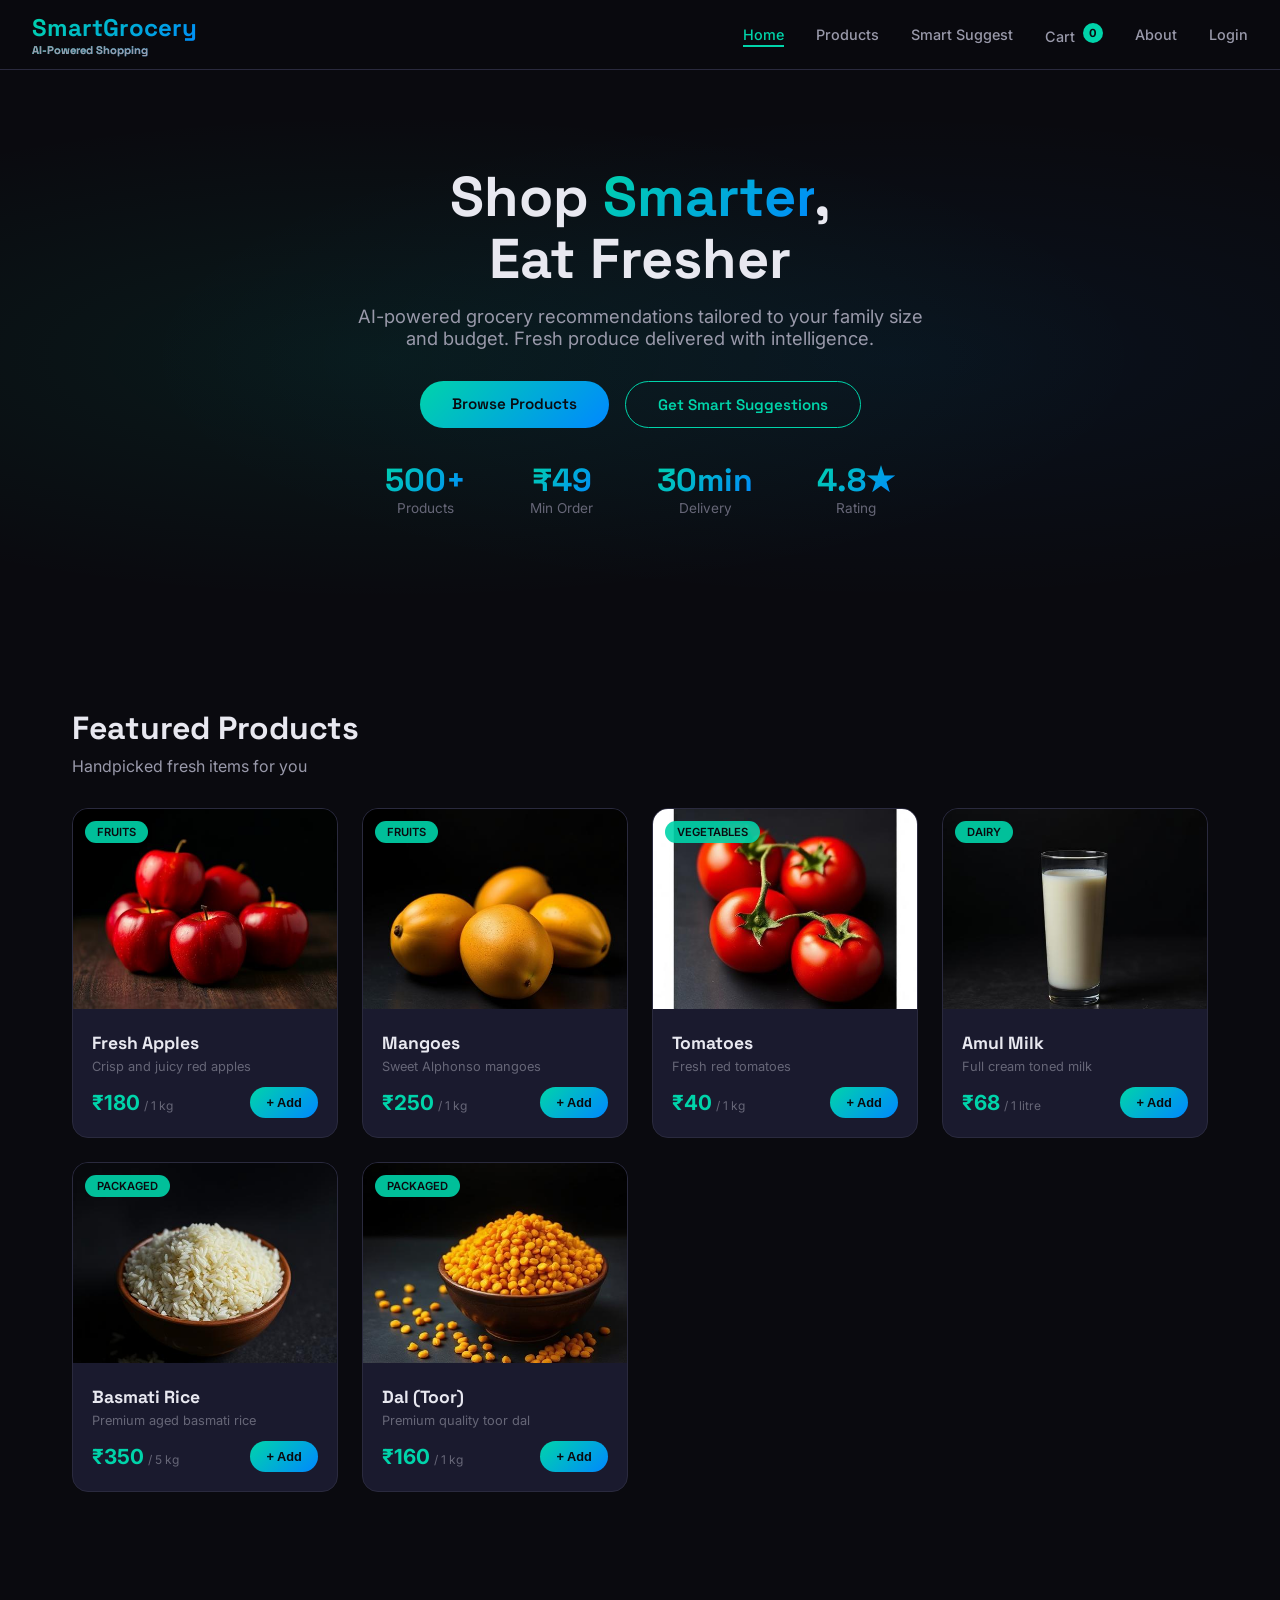
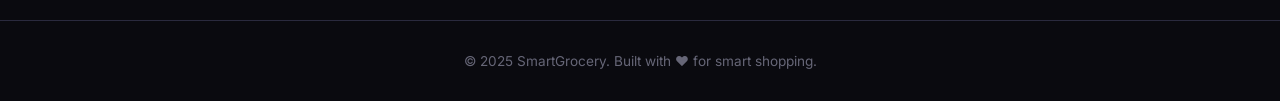
<file: index.html>
<!DOCTYPE html>
<html lang="en">
<head>
  <meta charset="UTF-8">
  <meta name="viewport" content="width=device-width, initial-scale=1.0">
  <title>SmartGrocery - Smart Grocery Shopping</title>
  <meta name="description" content="Smart grocery e-commerce with AI-powered weekly recommendations. Shop fruits, vegetables, dairy and more.">
  <link rel="stylesheet" href="css/style.css">
</head>
<body>
  <nav class="navbar">
    <a href="index.html" class="logo">SmartGrocery<span>AI-Powered Shopping</span></a>
    <button class="hamburger" aria-label="Menu"><span></span><span></span><span></span></button>
    <ul class="nav-links">
      <li><a href="index.html" class="active">Home</a></li>
      <li><a href="products.html">Products</a></li>
      <li><a href="recommend.html">Smart Suggest</a></li>
      <li><a href="cart.html">Cart <span class="cart-badge">0</span></a></li>
      <li><a href="about.html">About</a></li>
      <li><a href="#" onclick="openModal('login')">Login</a></li>
    </ul>
  </nav>

  <section class="hero">
    <h1>Shop <span class="highlight">Smarter</span>,<br>Eat Fresher</h1>
    <p>AI-powered grocery recommendations tailored to your family size and budget. Fresh produce delivered with intelligence.</p>
    <div class="hero-btns">
      <a href="products.html" class="btn btn-primary">Browse Products</a>
      <a href="recommend.html" class="btn btn-outline">Get Smart Suggestions</a>
    </div>
    <div class="stats">
      <div class="stat"><h3>500+</h3><p>Products</p></div>
      <div class="stat"><h3>₹49</h3><p>Min Order</p></div>
      <div class="stat"><h3>30min</h3><p>Delivery</p></div>
      <div class="stat"><h3>4.8★</h3><p>Rating</p></div>
    </div>
  </section>

  <section class="section">
    <h2 class="section-title">Featured Products</h2>
    <p class="section-subtitle">Handpicked fresh items for you</p>
    <div class="product-grid" id="featuredGrid"></div>
  </section>

  <!-- Auth Modal -->
  <div class="modal-overlay" id="authModal">
    <div class="modal">
      <button class="close-modal" onclick="closeModal()">&times;</button>
      <h2 id="modalTitle">Welcome Back</h2>
      <div id="signupFields" style="display:none">
        <div class="form-group"><label>Full Name</label><input type="text" placeholder="Your name"></div>
      </div>
      <div class="form-group"><label>Email</label><input type="email" placeholder="you@example.com"></div>
      <div class="form-group"><label>Password</label><input type="password" placeholder="••••••••"></div>
      <button class="btn btn-primary" style="width:100%" onclick="closeModal();showNotification('Logged in successfully!')">Continue</button>
      <p class="switch-auth" id="switchText">No account? <a onclick="openModal('signup')">Sign up</a></p>
    </div>
  </div>

  <footer class="footer">
    <p>&copy; 2025 SmartGrocery. Built with ❤️ for smart shopping.</p>
  </footer>

  <script src="js/script.js"></script>
  <script>
    loadProducts(products => {
      const featured = products.filter((_, i) => [0,2,4,9,13,16].includes(i));
      renderProducts(featured, document.getElementById('featuredGrid'));
    });
  </script>
</body>
</html>
</file>
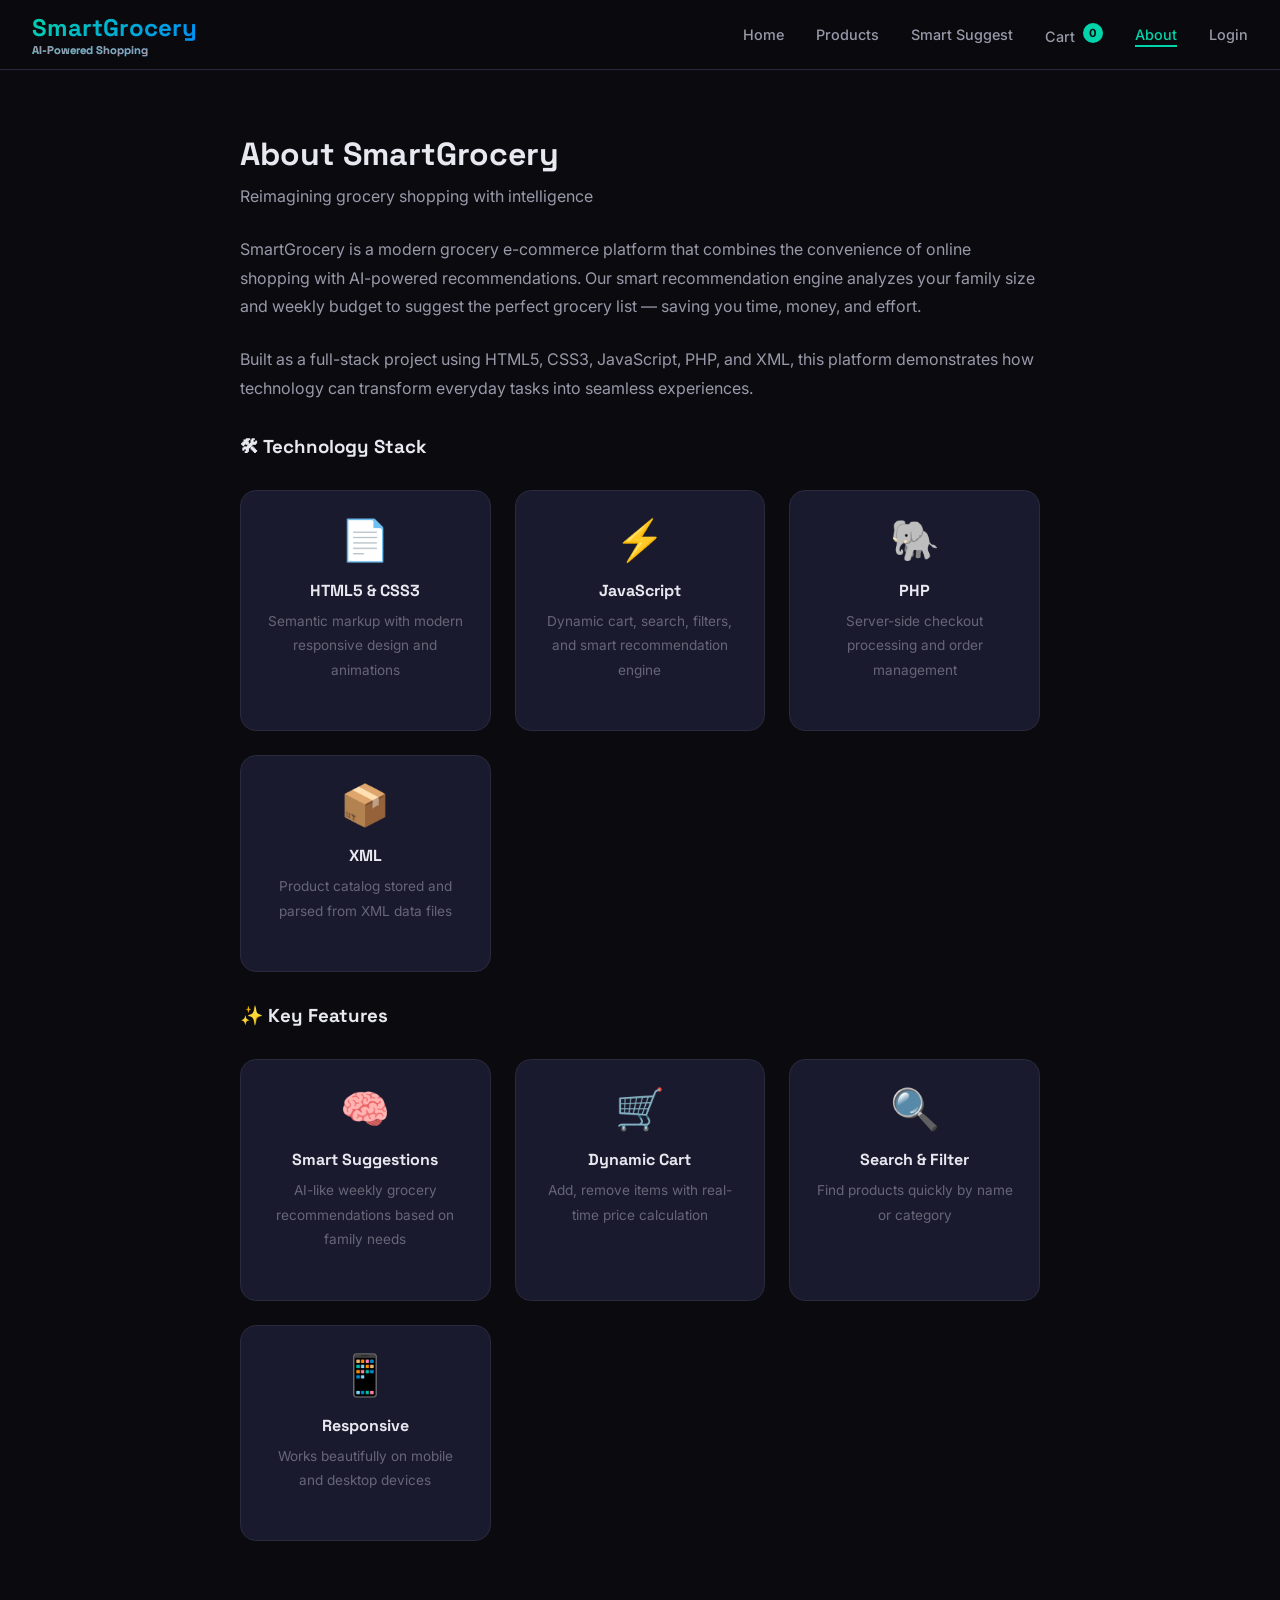
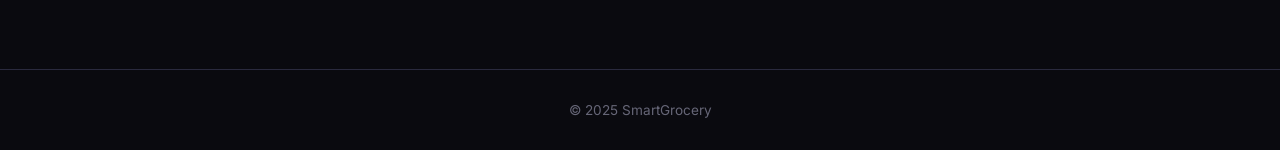
<file: about.html>
<!DOCTYPE html>
<html lang="en">
<head>
  <meta charset="UTF-8">
  <meta name="viewport" content="width=device-width, initial-scale=1.0">
  <title>About - SmartGrocery</title>
  <link rel="stylesheet" href="css/style.css">
</head>
<body>
  <nav class="navbar">
    <a href="index.html" class="logo">SmartGrocery<span>AI-Powered Shopping</span></a>
    <button class="hamburger" aria-label="Menu"><span></span><span></span><span></span></button>
    <ul class="nav-links">
      <li><a href="index.html">Home</a></li>
      <li><a href="products.html">Products</a></li>
      <li><a href="recommend.html">Smart Suggest</a></li>
      <li><a href="cart.html">Cart <span class="cart-badge">0</span></a></li>
      <li><a href="about.html" class="active">About</a></li>
      <li><a href="#" onclick="openModal('login')">Login</a></li>
    </ul>
  </nav>

  <section class="section" style="margin-top:70px">
    <div class="about-content">
      <h2 class="section-title">About SmartGrocery</h2>
      <p class="section-subtitle">Reimagining grocery shopping with intelligence</p>
      <p>SmartGrocery is a modern grocery e-commerce platform that combines the convenience of online shopping with AI-powered recommendations. Our smart recommendation engine analyzes your family size and weekly budget to suggest the perfect grocery list — saving you time, money, and effort.</p>
      <p>Built as a full-stack project using HTML5, CSS3, JavaScript, PHP, and XML, this platform demonstrates how technology can transform everyday tasks into seamless experiences.</p>

      <h3 style="margin:2rem 0 1rem">🛠 Technology Stack</h3>
      <div class="feature-grid">
        <div class="feature-card"><div class="icon">📄</div><h3>HTML5 & CSS3</h3><p>Semantic markup with modern responsive design and animations</p></div>
        <div class="feature-card"><div class="icon">⚡</div><h3>JavaScript</h3><p>Dynamic cart, search, filters, and smart recommendation engine</p></div>
        <div class="feature-card"><div class="icon">🐘</div><h3>PHP</h3><p>Server-side checkout processing and order management</p></div>
        <div class="feature-card"><div class="icon">📦</div><h3>XML</h3><p>Product catalog stored and parsed from XML data files</p></div>
      </div>

      <h3 style="margin:2rem 0 1rem">✨ Key Features</h3>
      <div class="feature-grid">
        <div class="feature-card"><div class="icon">🧠</div><h3>Smart Suggestions</h3><p>AI-like weekly grocery recommendations based on family needs</p></div>
        <div class="feature-card"><div class="icon">🛒</div><h3>Dynamic Cart</h3><p>Add, remove items with real-time price calculation</p></div>
        <div class="feature-card"><div class="icon">🔍</div><h3>Search & Filter</h3><p>Find products quickly by name or category</p></div>
        <div class="feature-card"><div class="icon">📱</div><h3>Responsive</h3><p>Works beautifully on mobile and desktop devices</p></div>
      </div>
    </div>
  </section>

  <div class="modal-overlay" id="authModal">
    <div class="modal">
      <button class="close-modal" onclick="closeModal()">&times;</button>
      <h2 id="modalTitle">Welcome Back</h2>
      <div id="signupFields" style="display:none"><div class="form-group"><label>Full Name</label><input type="text"></div></div>
      <div class="form-group"><label>Email</label><input type="email"></div>
      <div class="form-group"><label>Password</label><input type="password"></div>
      <button class="btn btn-primary" style="width:100%" onclick="closeModal()">Continue</button>
      <p class="switch-auth" id="switchText"></p>
    </div>
  </div>

  <footer class="footer"><p>&copy; 2025 SmartGrocery</p></footer>
  <script src="js/script.js"></script>
</body>
</html>
</file>
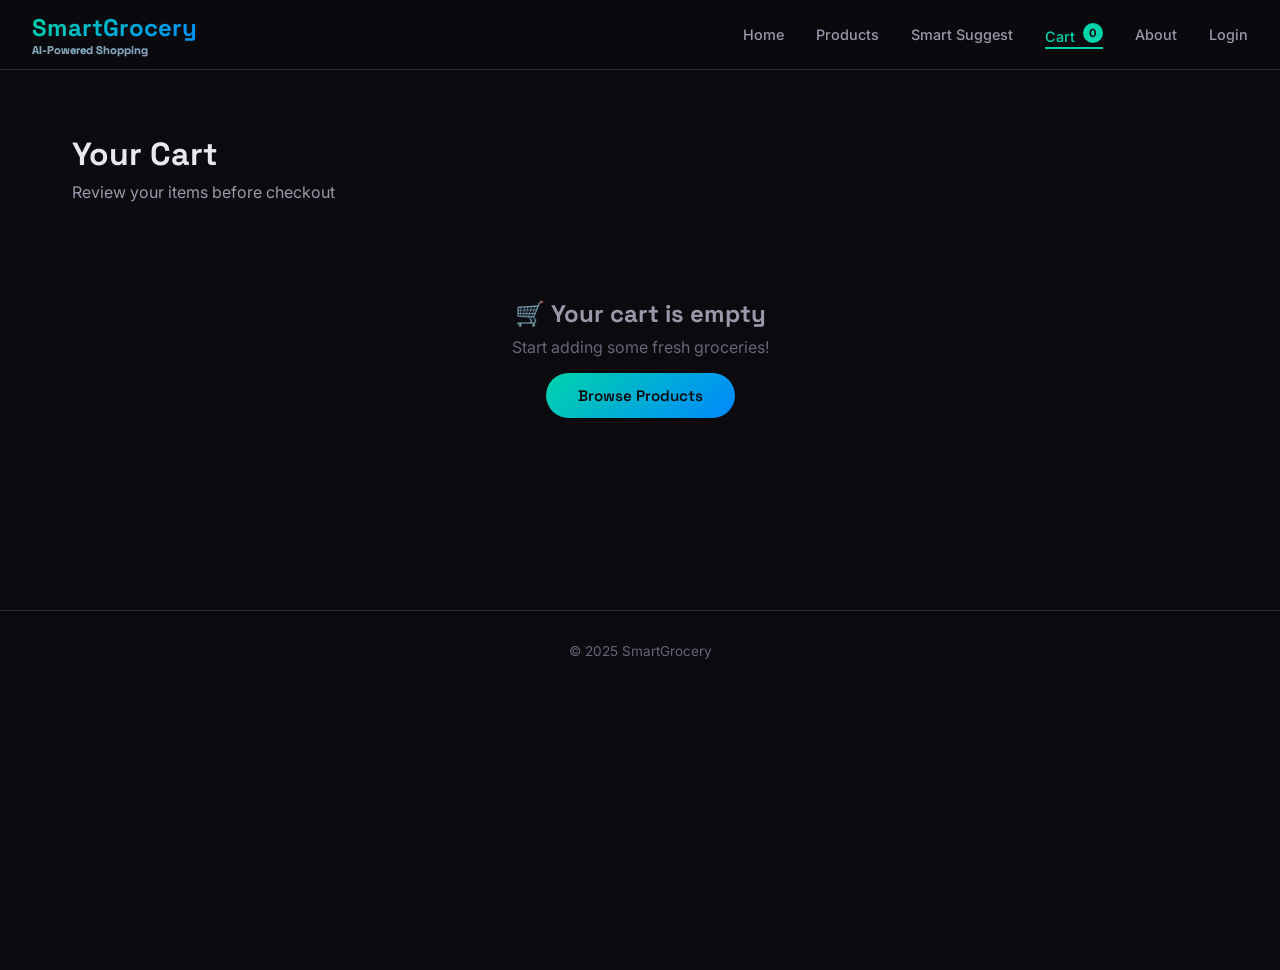
<file: cart.html>
<!DOCTYPE html>
<html lang="en">
<head>
  <meta charset="UTF-8">
  <meta name="viewport" content="width=device-width, initial-scale=1.0">
  <title>Cart - SmartGrocery</title>
  <link rel="stylesheet" href="css/style.css">
</head>
<body>
  <nav class="navbar">
    <a href="index.html" class="logo">SmartGrocery<span>AI-Powered Shopping</span></a>
    <button class="hamburger" aria-label="Menu"><span></span><span></span><span></span></button>
    <ul class="nav-links">
      <li><a href="index.html">Home</a></li>
      <li><a href="products.html">Products</a></li>
      <li><a href="recommend.html">Smart Suggest</a></li>
      <li><a href="cart.html" class="active">Cart <span class="cart-badge">0</span></a></li>
      <li><a href="about.html">About</a></li>
      <li><a href="#" onclick="openModal('login')">Login</a></li>
    </ul>
  </nav>

  <section class="section" style="margin-top:70px">
    <h2 class="section-title">Your Cart</h2>
    <p class="section-subtitle">Review your items before checkout</p>
    <div class="cart-container" id="cartContainer"></div>
  </section>

  <div class="modal-overlay" id="authModal">
    <div class="modal">
      <button class="close-modal" onclick="closeModal()">&times;</button>
      <h2 id="modalTitle">Welcome Back</h2>
      <div id="signupFields" style="display:none"><div class="form-group"><label>Full Name</label><input type="text"></div></div>
      <div class="form-group"><label>Email</label><input type="email"></div>
      <div class="form-group"><label>Password</label><input type="password"></div>
      <button class="btn btn-primary" style="width:100%" onclick="closeModal()">Continue</button>
      <p class="switch-auth" id="switchText"></p>
    </div>
  </div>

  <footer class="footer"><p>&copy; 2025 SmartGrocery</p></footer>
  <script src="js/script.js"></script>
  <script>
    function renderCart() {
      const cart = getCart();
      const container = document.getElementById('cartContainer');
      if (!cart.length) {
        container.innerHTML = '<div class="empty-cart"><h2>🛒 Your cart is empty</h2><p>Start adding some fresh groceries!</p><a href="products.html" class="btn btn-primary" style="margin-top:1rem;display:inline-block">Browse Products</a></div>';
        updateCartBadge();
        return;
      }
      const total = cart.reduce((s, i) => s + i.price * (i.qty || 1), 0);
      container.innerHTML = cart.map(item => `
        <div class="cart-item">
          <img src="${item.image}" alt="${item.name}" onerror="this.src='https://via.placeholder.com/80/1a1a2e/00d4aa?text=Item'">
          <div class="cart-item-info">
            <h3>${item.name}</h3>
            <p>${item.unit} × ${item.qty || 1}</p>
          </div>
          <span class="price">₹${item.price * (item.qty || 1)}</span>
          <button class="remove-btn" onclick="removeFromCart('${item.id}')">✕ Remove</button>
        </div>
      `).join('') + `
        <div class="cart-summary">
          <p style="color:var(--text-secondary);margin-bottom:0.5rem">Total Amount</p>
          <span class="total">₹${total}</span>
          <div style="margin-top:1.5rem;display:flex;gap:1rem;flex-wrap:wrap">
            <a href="checkout.html" class="btn btn-primary">Proceed to Checkout</a>
            <button class="btn btn-danger btn-sm" onclick="localStorage.removeItem('groceryCart');renderCart()">Clear Cart</button>
          </div>
        </div>`;
      updateCartBadge();
    }
    renderCart();
  </script>
</body>
</html>
</file>
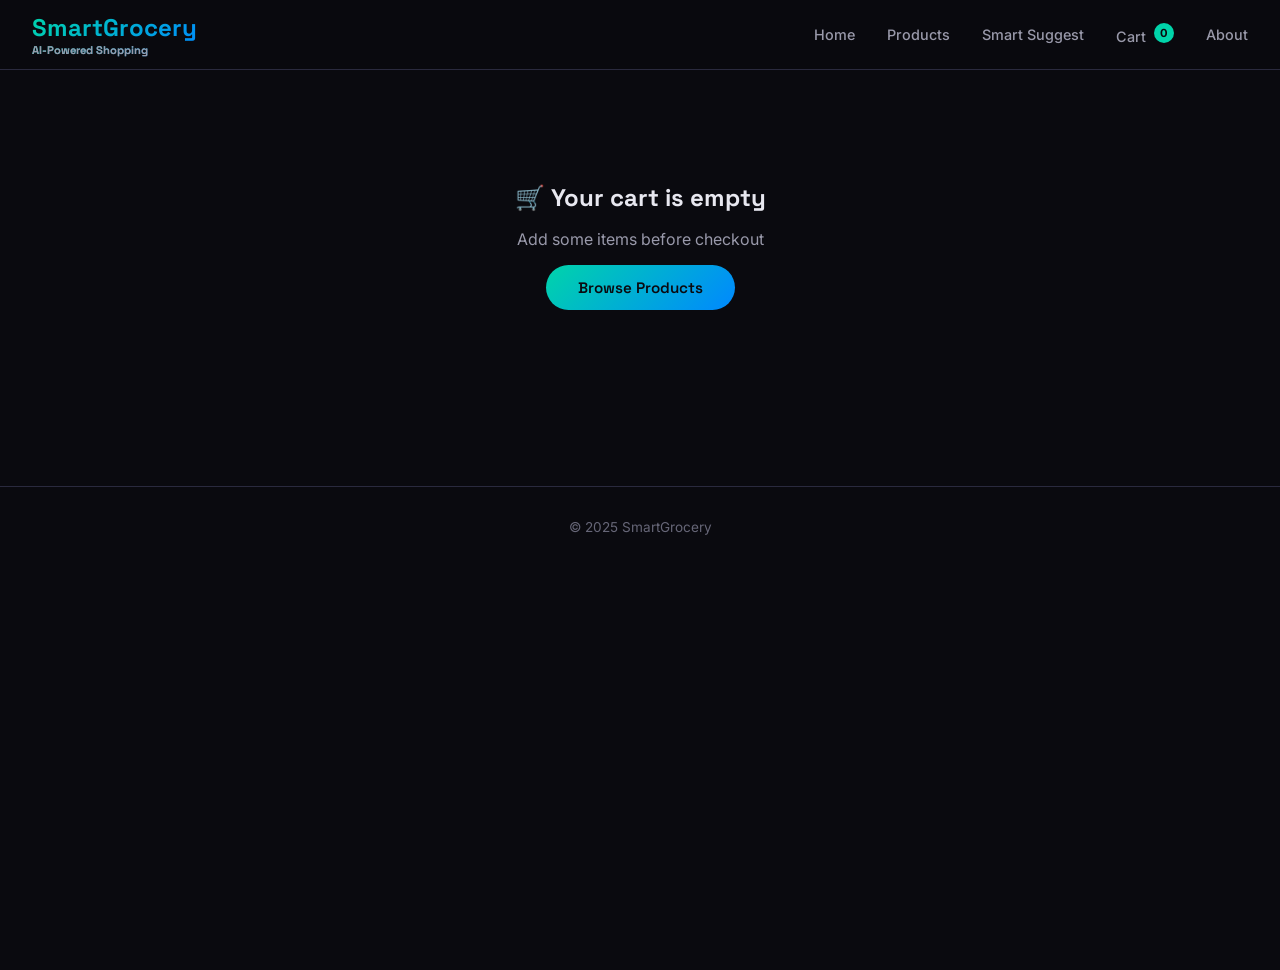
<file: checkout.html>
<!DOCTYPE html>
<html lang="en">
<head>
  <meta charset="UTF-8">
  <meta name="viewport" content="width=device-width, initial-scale=1.0">
  <title>Checkout - SmartGrocery</title>
  <link rel="stylesheet" href="css/style.css">
</head>
<body>
  <nav class="navbar">
    <a href="index.html" class="logo">SmartGrocery<span>AI-Powered Shopping</span></a>
    <button class="hamburger" aria-label="Menu"><span></span><span></span><span></span></button>
    <ul class="nav-links">
      <li><a href="index.html">Home</a></li>
      <li><a href="products.html">Products</a></li>
      <li><a href="recommend.html">Smart Suggest</a></li>
      <li><a href="cart.html">Cart <span class="cart-badge">0</span></a></li>
      <li><a href="about.html">About</a></li>
    </ul>
  </nav>

  <section class="section" style="margin-top:70px">
    <div id="checkoutPage">
      <h2 class="section-title">Checkout</h2>
      <p class="section-subtitle">Complete your order</p>
      <div class="checkout-form">
        <form id="checkoutForm" onsubmit="placeOrder(event)">
          <div class="recommend-form" style="max-width:100%">
            <div class="form-group"><label>Full Name</label><input type="text" id="custName" required placeholder="Your full name"></div>
            <div class="form-group"><label>Email</label><input type="email" id="custEmail" required placeholder="you@example.com"></div>
            <div class="form-group"><label>Phone</label><input type="text" id="custPhone" required placeholder="+91 XXXXX XXXXX"></div>
            <div class="form-group"><label>Delivery Address</label><input type="text" id="custAddress" required placeholder="House no, Street, City, PIN"></div>
            <div id="checkoutSummary" style="margin-bottom:1.5rem"></div>
            <button type="submit" class="btn btn-primary" style="width:100%">Place Order ₹<span id="orderTotal">0</span></button>
          </div>
        </form>
      </div>
    </div>

    <div id="successPage" style="display:none;text-align:center;padding:3rem">
      <h2 style="color:var(--accent);font-size:2rem;margin-bottom:1rem">✅ Order Placed Successfully!</h2>
      <p style="color:var(--text-secondary);font-size:1.1rem">Order ID: <strong id="orderId"></strong></p>
      <p style="color:var(--text-muted);margin-top:0.5rem">Thank you for shopping with SmartGrocery!</p>
      <div id="orderDetails" style="max-width:500px;margin:2rem auto;text-align:left;background:var(--bg-card);padding:1.5rem;border-radius:12px;border:1px solid var(--border)"></div>
      <a href="index.html" class="btn btn-primary" style="margin-top:1rem;display:inline-block">Continue Shopping</a>
    </div>
  </section>

  <footer class="footer"><p>&copy; 2025 SmartGrocery</p></footer>
  <script src="js/script.js"></script>
  <script>
    const cart = getCart();
    const total = cart.reduce((s, i) => s + i.price * (i.qty || 1), 0);

    if (!cart.length) {
      document.getElementById('checkoutPage').innerHTML = '<div style="text-align:center;padding:3rem"><h2>🛒 Your cart is empty</h2><p style="color:var(--text-secondary);margin:1rem 0">Add some items before checkout</p><a href="products.html" class="btn btn-primary" style="display:inline-block">Browse Products</a></div>';
    }

    const otEl = document.getElementById('orderTotal');
    if (otEl) otEl.textContent = total;

    const summary = document.getElementById('checkoutSummary');
    if (summary && cart.length) {
      summary.innerHTML = '<h4 style="margin-bottom:0.75rem;color:var(--text-primary)">Order Summary</h4>' +
        cart.map(i => '<div style="display:flex;justify-content:space-between;padding:0.4rem 0;color:var(--text-secondary);font-size:0.9rem;border-bottom:1px solid var(--border)"><span>' + i.name + ' × ' + (i.qty||1) + '</span><span>₹' + (i.price*(i.qty||1)) + '</span></div>').join('') +
        '<div style="display:flex;justify-content:space-between;padding:0.75rem 0;color:var(--accent);font-weight:700;font-size:1.1rem"><span>Total</span><span>₹' + total + '</span></div>';
    }

    function placeOrder(e) {
      e.preventDefault();
      const orderId = 'ORD-' + Math.random().toString(36).substr(2, 8).toUpperCase();
      const name = document.getElementById('custName').value;
      const email = document.getElementById('custEmail').value;
      const phone = document.getElementById('custPhone').value;
      const address = document.getElementById('custAddress').value;

      // Save order to localStorage
      const orders = JSON.parse(localStorage.getItem('groceryOrders') || '[]');
      orders.push({ id: orderId, date: new Date().toLocaleString(), name, email, phone, address, items: cart, total });
      localStorage.setItem('groceryOrders', JSON.stringify(orders));

      // Clear cart
      localStorage.removeItem('groceryCart');

      // Show success
      document.getElementById('checkoutPage').style.display = 'none';
      document.getElementById('successPage').style.display = 'block';
      document.getElementById('orderId').textContent = orderId;
      document.getElementById('orderDetails').innerHTML =
        '<p style="margin-bottom:0.5rem"><strong>Name:</strong> ' + name + '</p>' +
        '<p style="margin-bottom:0.5rem"><strong>Email:</strong> ' + email + '</p>' +
        '<p style="margin-bottom:0.5rem"><strong>Phone:</strong> ' + phone + '</p>' +
        '<p style="margin-bottom:0.5rem"><strong>Address:</strong> ' + address + '</p>' +
        '<p style="margin-bottom:0.5rem"><strong>Items:</strong> ' + cart.length + '</p>' +
        '<p><strong>Total:</strong> ₹' + total + '</p>';
      updateCartBadge();
    }
  </script>
</body>
</html>
</file>
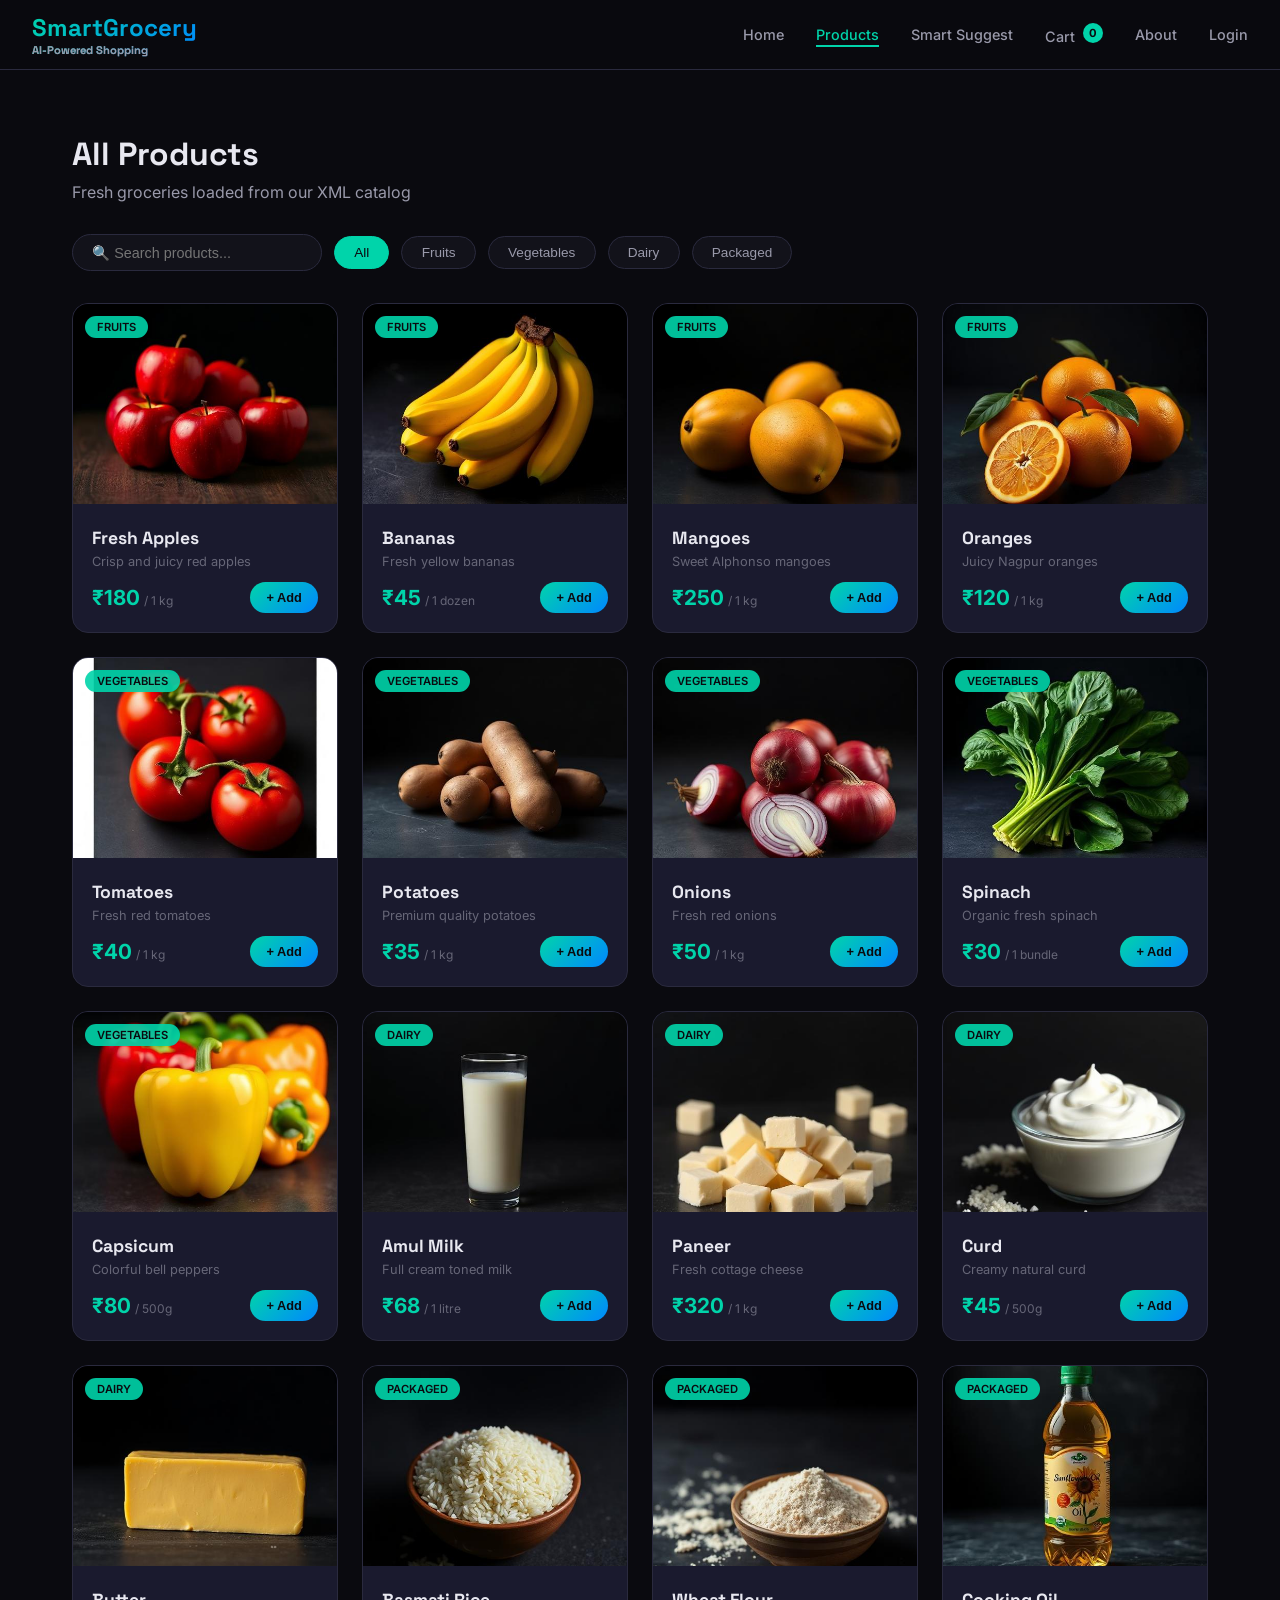
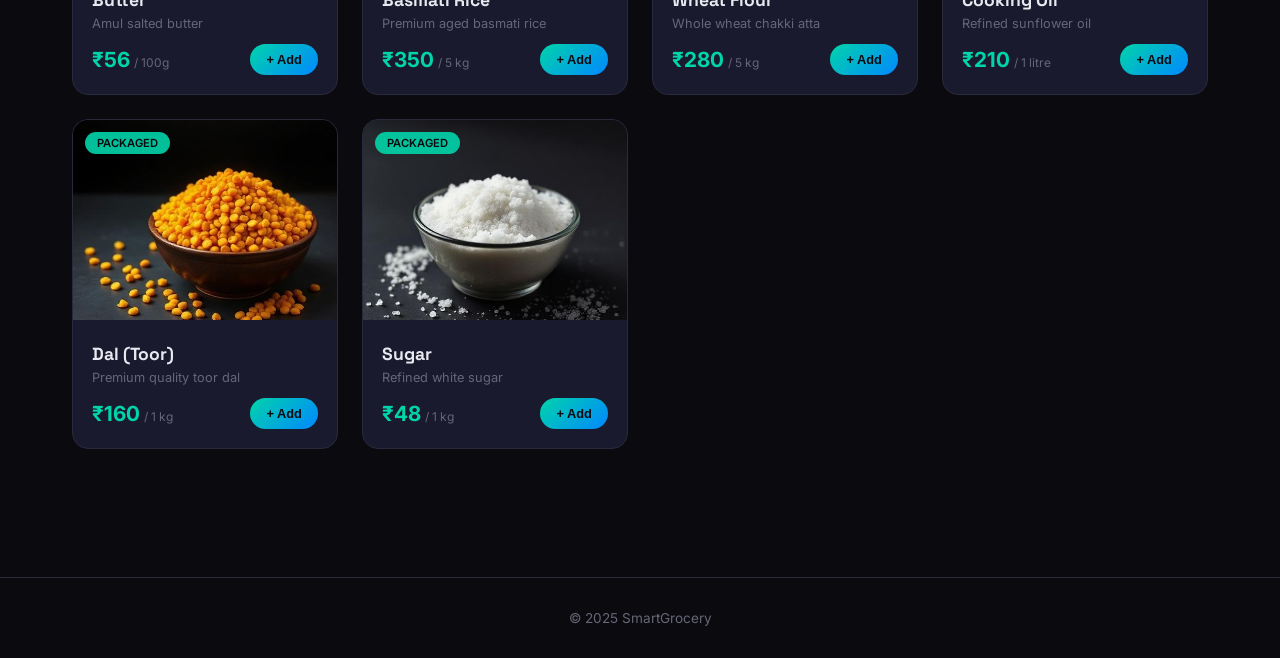
<file: products.html>
<!DOCTYPE html>
<html lang="en">
<head>
  <meta charset="UTF-8">
  <meta name="viewport" content="width=device-width, initial-scale=1.0">
  <title>Products - SmartGrocery</title>
  <link rel="stylesheet" href="css/style.css">
</head>
<body>
  <nav class="navbar">
    <a href="index.html" class="logo">SmartGrocery<span>AI-Powered Shopping</span></a>
    <button class="hamburger" aria-label="Menu"><span></span><span></span><span></span></button>
    <ul class="nav-links">
      <li><a href="index.html">Home</a></li>
      <li><a href="products.html" class="active">Products</a></li>
      <li><a href="recommend.html">Smart Suggest</a></li>
      <li><a href="cart.html">Cart <span class="cart-badge">0</span></a></li>
      <li><a href="about.html">About</a></li>
      <li><a href="#" onclick="openModal('login')">Login</a></li>
    </ul>
  </nav>

  <section class="section" style="margin-top:70px">
    <h2 class="section-title">All Products</h2>
    <p class="section-subtitle">Fresh groceries loaded from our XML catalog</p>
    <div class="filters">
      <input class="search-box" id="searchBox" type="text" placeholder="🔍 Search products...">
      <button class="filter-btn active" data-cat="all">All</button>
      <button class="filter-btn" data-cat="fruits">Fruits</button>
      <button class="filter-btn" data-cat="vegetables">Vegetables</button>
      <button class="filter-btn" data-cat="dairy">Dairy</button>
      <button class="filter-btn" data-cat="packaged">Packaged</button>
    </div>
    <div class="product-grid" id="allProducts"></div>
  </section>

  <div class="modal-overlay" id="authModal">
    <div class="modal">
      <button class="close-modal" onclick="closeModal()">&times;</button>
      <h2 id="modalTitle">Welcome Back</h2>
      <div id="signupFields" style="display:none">
        <div class="form-group"><label>Full Name</label><input type="text" placeholder="Your name"></div>
      </div>
      <div class="form-group"><label>Email</label><input type="email" placeholder="you@example.com"></div>
      <div class="form-group"><label>Password</label><input type="password" placeholder="••••••••"></div>
      <button class="btn btn-primary" style="width:100%" onclick="closeModal();showNotification('Logged in!')">Continue</button>
      <p class="switch-auth" id="switchText"></p>
    </div>
  </div>

  <footer class="footer"><p>&copy; 2025 SmartGrocery</p></footer>
  <script src="js/script.js"></script>
  <script>
    let allProducts = [];
    let currentCat = 'all';
    loadProducts(products => {
      allProducts = products;
      render();
    });
    function render() {
      const q = document.getElementById('searchBox').value.toLowerCase();
      let filtered = allProducts;
      if (currentCat !== 'all') filtered = filtered.filter(p => p.category === currentCat);
      if (q) filtered = filtered.filter(p => p.name.toLowerCase().includes(q));
      renderProducts(filtered, document.getElementById('allProducts'));
    }
    document.querySelectorAll('.filter-btn').forEach(btn => {
      btn.addEventListener('click', () => {
        document.querySelectorAll('.filter-btn').forEach(b => b.classList.remove('active'));
        btn.classList.add('active');
        currentCat = btn.dataset.cat;
        render();
      });
    });
    document.getElementById('searchBox').addEventListener('input', render);
  </script>
</body>
</html>
</file>
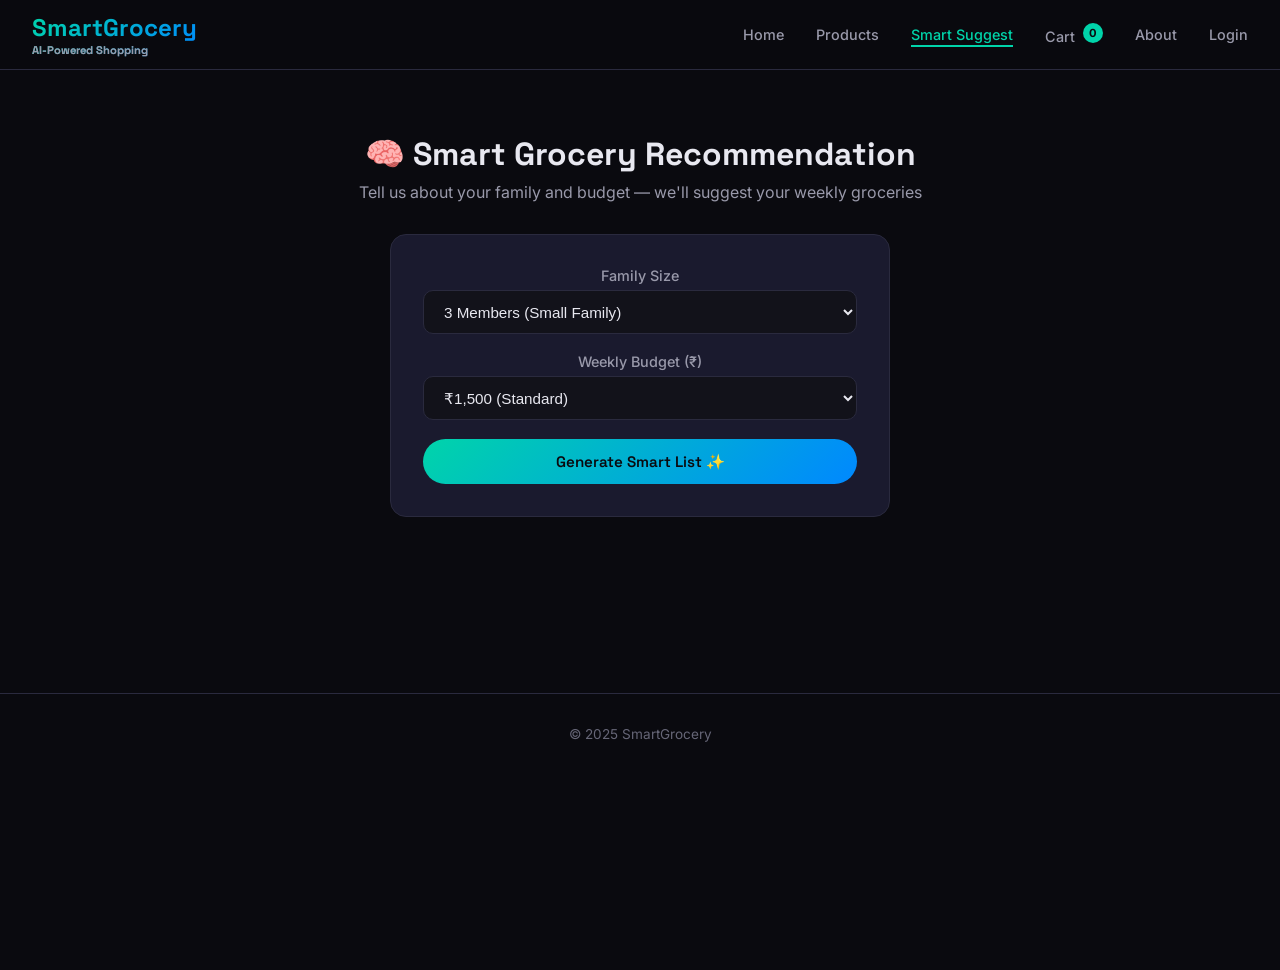
<file: recommend.html>
<!DOCTYPE html>
<html lang="en">
<head>
  <meta charset="UTF-8">
  <meta name="viewport" content="width=device-width, initial-scale=1.0">
  <title>Smart Recommendations - SmartGrocery</title>
  <link rel="stylesheet" href="css/style.css">
</head>
<body>
  <nav class="navbar">
    <a href="index.html" class="logo">SmartGrocery<span>AI-Powered Shopping</span></a>
    <button class="hamburger" aria-label="Menu"><span></span><span></span><span></span></button>
    <ul class="nav-links">
      <li><a href="index.html">Home</a></li>
      <li><a href="products.html">Products</a></li>
      <li><a href="recommend.html" class="active">Smart Suggest</a></li>
      <li><a href="cart.html">Cart <span class="cart-badge">0</span></a></li>
      <li><a href="about.html">About</a></li>
      <li><a href="#" onclick="openModal('login')">Login</a></li>
    </ul>
  </nav>

  <section class="section" style="margin-top:70px;text-align:center">
    <h2 class="section-title">🧠 Smart Grocery Recommendation</h2>
    <p class="section-subtitle">Tell us about your family and budget — we'll suggest your weekly groceries</p>

    <div class="recommend-form">
      <div class="form-group">
        <label>Family Size</label>
        <select id="familySize">
          <option value="1">1 Member (Single)</option>
          <option value="2">2 Members (Couple)</option>
          <option value="3" selected>3 Members (Small Family)</option>
          <option value="4">4 Members (Family)</option>
          <option value="5">5 Members (Large Family)</option>
        </select>
      </div>
      <div class="form-group">
        <label>Weekly Budget (₹)</label>
        <select id="budget">
          <option value="500">₹500 (Tight)</option>
          <option value="1000">₹1,000 (Economy)</option>
          <option value="1500" selected>₹1,500 (Standard)</option>
          <option value="2000">₹2,000 (Comfortable)</option>
          <option value="3000">₹3,000 (Premium)</option>
          <option value="5000">₹5,000 (Luxury)</option>
        </select>
      </div>
      <button class="btn btn-primary" style="width:100%" onclick="generateRecommendations()">Generate Smart List ✨</button>
    </div>

    <div id="recResults" style="display:none;max-width:700px;margin:0 auto">
      <h3 style="margin-bottom:1rem;text-align:left">📋 Your Recommended Weekly Groceries</h3>
      <div id="recItems"></div>
      <div class="recommend-total" id="recTotal"></div>
    </div>
  </section>

  <div class="modal-overlay" id="authModal">
    <div class="modal">
      <button class="close-modal" onclick="closeModal()">&times;</button>
      <h2 id="modalTitle">Welcome Back</h2>
      <div id="signupFields" style="display:none"><div class="form-group"><label>Full Name</label><input type="text"></div></div>
      <div class="form-group"><label>Email</label><input type="email"></div>
      <div class="form-group"><label>Password</label><input type="password"></div>
      <button class="btn btn-primary" style="width:100%" onclick="closeModal()">Continue</button>
      <p class="switch-auth" id="switchText"></p>
    </div>
  </div>

  <footer class="footer"><p>&copy; 2025 SmartGrocery</p></footer>
  <script src="js/script.js"></script>
  <script>
    function generateRecommendations() {
      const size = parseInt(document.getElementById('familySize').value);
      const budget = parseInt(document.getElementById('budget').value);
      const { items, total } = getRecommendations(size, budget);
      document.getElementById('recResults').style.display = 'block';
      document.getElementById('recItems').innerHTML = items.map(i => `
        <div class="recommend-item">
          <div><span class="item-name">${i.name}</span> <span class="item-qty">(${i.qty} ${i.unit})</span></div>
          <span class="item-cost">₹${i.cost}</span>
        </div>
      `).join('');
      const savings = budget - total;
      document.getElementById('recTotal').innerHTML = `
        <h3>Estimated Total: ₹${total}</h3>
        <p style="color:var(--text-secondary);margin-top:0.5rem">Budget: ₹${budget} | ${savings >= 0 ? '<span style="color:var(--success)">Savings: ₹' + savings + '</span>' : '<span style="color:var(--danger)">Over budget by ₹' + Math.abs(savings) + '</span>'}</p>
        <p style="color:var(--text-muted);font-size:0.8rem;margin-top:0.5rem">${items.length} items recommended for ${size} member${size > 1 ? 's' : ''}</p>
      `;
    }
  </script>
</body>
</html>
</file>
<file: css/style.css>
@import url('https://fonts.googleapis.com/css2?family=Space+Grotesk:wght@300;400;500;600;700&family=Inter:wght@300;400;500;600&display=swap');

:root {
  --bg-primary: #0a0a0f;
  --bg-secondary: #12121a;
  --bg-card: #1a1a2e;
  --bg-card-hover: #22223a;
  --accent: #00d4aa;
  --accent-glow: #00ffcc;
  --accent-dark: #009977;
  --text-primary: #e8e8f0;
  --text-secondary: #9999aa;
  --text-muted: #666677;
  --border: #2a2a3e;
  --danger: #ff4466;
  --warning: #ffaa22;
  --success: #00d4aa;
  --gradient-1: linear-gradient(135deg, #00d4aa, #0088ff);
  --gradient-2: linear-gradient(135deg, #ff6b6b, #ffa500);
  --shadow: 0 8px 32px rgba(0, 212, 170, 0.1);
  --radius: 16px;
}

* { margin: 0; padding: 0; box-sizing: border-box; }

body {
  font-family: 'Inter', sans-serif;
  background: var(--bg-primary);
  color: var(--text-primary);
  min-height: 100vh;
  overflow-x: hidden;
}

h1, h2, h3, h4, h5 { font-family: 'Space Grotesk', sans-serif; }

a { text-decoration: none; color: inherit; }

/* NAVBAR */
.navbar {
  position: fixed; top: 0; left: 0; right: 0; z-index: 1000;
  background: rgba(10, 10, 15, 0.85);
  backdrop-filter: blur(20px);
  border-bottom: 1px solid var(--border);
  padding: 0 2rem;
  height: 70px;
  display: flex; align-items: center; justify-content: space-between;
}
.navbar .logo {
  font-family: 'Space Grotesk', sans-serif;
  font-size: 1.5rem; font-weight: 700;
  background: var(--gradient-1); -webkit-background-clip: text; -webkit-text-fill-color: transparent;
}
.navbar .logo span { font-size: 0.7rem; display: block; color: var(--text-secondary); -webkit-text-fill-color: var(--text-secondary); }
.nav-links { display: flex; gap: 2rem; align-items: center; list-style: none; }
.nav-links a {
  color: var(--text-secondary); font-size: 0.9rem; font-weight: 500;
  transition: color 0.3s; position: relative;
}
.nav-links a:hover, .nav-links a.active { color: var(--accent); }
.nav-links a::after {
  content: ''; position: absolute; bottom: -4px; left: 0; width: 0; height: 2px;
  background: var(--accent); transition: width 0.3s;
}
.nav-links a:hover::after, .nav-links a.active::after { width: 100%; }
.cart-badge {
  background: var(--accent); color: var(--bg-primary); border-radius: 50%;
  width: 20px; height: 20px; display: inline-flex; align-items: center; justify-content: center;
  font-size: 0.7rem; font-weight: 700; margin-left: 4px; vertical-align: super;
}
.hamburger { display: none; flex-direction: column; gap: 5px; cursor: pointer; background: none; border: none; }
.hamburger span { width: 25px; height: 2px; background: var(--text-primary); transition: 0.3s; }

/* HERO */
.hero {
  margin-top: 70px; padding: 6rem 2rem 4rem;
  background: radial-gradient(ellipse at 30% 50%, rgba(0,212,170,0.08) 0%, transparent 60%),
              radial-gradient(ellipse at 70% 50%, rgba(0,136,255,0.06) 0%, transparent 60%);
  text-align: center; position: relative; overflow: hidden;
}
.hero h1 { font-size: 3.5rem; font-weight: 700; margin-bottom: 1rem; line-height: 1.1; }
.hero h1 .highlight { background: var(--gradient-1); -webkit-background-clip: text; -webkit-text-fill-color: transparent; }
.hero p { color: var(--text-secondary); font-size: 1.15rem; max-width: 600px; margin: 0 auto 2rem; }
.hero-btns { display: flex; gap: 1rem; justify-content: center; flex-wrap: wrap; }
.btn {
  padding: 0.8rem 2rem; border-radius: 50px; font-weight: 600; font-size: 0.95rem;
  cursor: pointer; transition: all 0.3s; border: none; font-family: 'Space Grotesk', sans-serif;
}
.btn-primary { background: var(--gradient-1); color: var(--bg-primary); }
.btn-primary:hover { transform: translateY(-2px); box-shadow: 0 8px 25px rgba(0,212,170,0.3); }
.btn-outline { background: transparent; color: var(--accent); border: 1.5px solid var(--accent); }
.btn-outline:hover { background: rgba(0,212,170,0.1); }
.btn-danger { background: var(--danger); color: #fff; }
.btn-danger:hover { opacity: 0.85; }
.btn-sm { padding: 0.5rem 1.2rem; font-size: 0.85rem; }

/* STATS */
.stats { display: flex; justify-content: center; gap: 4rem; padding: 2rem; flex-wrap: wrap; }
.stat { text-align: center; }
.stat h3 { font-size: 2rem; background: var(--gradient-1); -webkit-background-clip: text; -webkit-text-fill-color: transparent; }
.stat p { color: var(--text-muted); font-size: 0.85rem; }

/* SECTIONS */
.section { padding: 4rem 2rem; max-width: 1200px; margin: 0 auto; }
.section-title { font-size: 2rem; margin-bottom: 0.5rem; }
.section-subtitle { color: var(--text-secondary); margin-bottom: 2rem; }

/* PRODUCT GRID */
.product-grid { display: grid; grid-template-columns: repeat(auto-fill, minmax(260px, 1fr)); gap: 1.5rem; }
.product-card {
  background: var(--bg-card); border: 1px solid var(--border); border-radius: var(--radius);
  overflow: hidden; transition: all 0.3s; position: relative;
}
.product-card:hover { transform: translateY(-6px); border-color: var(--accent); box-shadow: var(--shadow); }
.product-card img { width: 100%; height: 200px; object-fit: cover; }
.product-card .card-body { padding: 1.2rem; }
.product-card .category-tag {
  position: absolute; top: 12px; left: 12px; background: rgba(0,212,170,0.9);
  color: var(--bg-primary); padding: 0.25rem 0.75rem; border-radius: 20px;
  font-size: 0.7rem; font-weight: 600; text-transform: uppercase;
}
.product-card h3 { font-size: 1.1rem; margin-bottom: 0.3rem; }
.product-card .description { color: var(--text-muted); font-size: 0.8rem; margin-bottom: 0.8rem; }
.product-card .price-row { display: flex; align-items: center; justify-content: space-between; }
.product-card .price { font-size: 1.3rem; font-weight: 700; color: var(--accent); }
.product-card .unit { font-size: 0.75rem; color: var(--text-muted); }
.add-cart-btn {
  background: var(--gradient-1); border: none; color: var(--bg-primary);
  padding: 0.5rem 1rem; border-radius: 25px; font-weight: 600; font-size: 0.8rem;
  cursor: pointer; transition: 0.3s;
}
.add-cart-btn:hover { box-shadow: 0 4px 15px rgba(0,212,170,0.3); transform: scale(1.05); }

/* FILTERS */
.filters { display: flex; gap: 0.75rem; margin-bottom: 2rem; flex-wrap: wrap; align-items: center; }
.filter-btn {
  padding: 0.5rem 1.2rem; border-radius: 25px; border: 1px solid var(--border);
  background: var(--bg-secondary); color: var(--text-secondary); cursor: pointer;
  font-size: 0.85rem; transition: 0.3s;
}
.filter-btn.active, .filter-btn:hover { background: var(--accent); color: var(--bg-primary); border-color: var(--accent); }
.search-box {
  padding: 0.6rem 1.2rem; border-radius: 25px; border: 1px solid var(--border);
  background: var(--bg-secondary); color: var(--text-primary); font-size: 0.9rem;
  outline: none; width: 250px; transition: border-color 0.3s;
}
.search-box:focus { border-color: var(--accent); }

/* CART */
.cart-container { max-width: 900px; margin: 0 auto; }
.cart-item {
  display: flex; align-items: center; gap: 1.5rem; padding: 1.2rem;
  background: var(--bg-card); border: 1px solid var(--border); border-radius: var(--radius);
  margin-bottom: 1rem; transition: 0.3s;
}
.cart-item:hover { border-color: var(--accent); }
.cart-item img { width: 80px; height: 80px; object-fit: cover; border-radius: 12px; }
.cart-item-info { flex: 1; }
.cart-item-info h3 { font-size: 1rem; margin-bottom: 0.2rem; }
.cart-item-info p { color: var(--text-muted); font-size: 0.85rem; }
.cart-item .price { font-size: 1.1rem; font-weight: 700; color: var(--accent); min-width: 80px; text-align: right; }
.remove-btn {
  background: none; border: 1px solid var(--danger); color: var(--danger);
  padding: 0.4rem 0.8rem; border-radius: 20px; cursor: pointer; font-size: 0.8rem;
  transition: 0.3s;
}
.remove-btn:hover { background: var(--danger); color: #fff; }
.cart-summary {
  background: var(--bg-card); border: 1px solid var(--border); border-radius: var(--radius);
  padding: 2rem; margin-top: 2rem;
}
.cart-summary .total { font-size: 1.8rem; font-weight: 700; color: var(--accent); }
.empty-cart { text-align: center; padding: 4rem 2rem; color: var(--text-muted); }
.empty-cart h2 { font-size: 1.5rem; margin-bottom: 0.5rem; color: var(--text-secondary); }

/* RECOMMEND */
.recommend-form {
  background: var(--bg-card); border: 1px solid var(--border); border-radius: var(--radius);
  padding: 2rem; max-width: 500px; margin: 0 auto 3rem;
}
.form-group { margin-bottom: 1.2rem; }
.form-group label { display: block; margin-bottom: 0.4rem; font-weight: 500; font-size: 0.9rem; color: var(--text-secondary); }
.form-group select, .form-group input[type="number"], .form-group input[type="text"], .form-group input[type="email"], .form-group input[type="password"] {
  width: 100%; padding: 0.7rem 1rem; border-radius: 10px; border: 1px solid var(--border);
  background: var(--bg-secondary); color: var(--text-primary); font-size: 0.95rem; outline: none;
  transition: border-color 0.3s;
}
.form-group select:focus, .form-group input:focus { border-color: var(--accent); }
.recommend-results { margin-top: 2rem; }
.recommend-item {
  display: flex; justify-content: space-between; align-items: center; padding: 1rem;
  background: var(--bg-card); border: 1px solid var(--border); border-radius: 12px; margin-bottom: 0.75rem;
}
.recommend-item .item-name { font-weight: 500; }
.recommend-item .item-qty { color: var(--text-muted); font-size: 0.85rem; }
.recommend-item .item-cost { color: var(--accent); font-weight: 700; }
.recommend-total {
  text-align: center; margin-top: 1.5rem; padding: 1.5rem;
  background: var(--bg-card); border: 1px solid var(--accent); border-radius: var(--radius);
}
.recommend-total h3 { color: var(--accent); font-size: 1.5rem; }

/* ABOUT */
.about-content { max-width: 800px; margin: 0 auto; }
.about-content p { color: var(--text-secondary); line-height: 1.8; margin-bottom: 1.5rem; }
.feature-grid { display: grid; grid-template-columns: repeat(auto-fill, minmax(220px, 1fr)); gap: 1.5rem; margin-top: 2rem; }
.feature-card {
  background: var(--bg-card); border: 1px solid var(--border); border-radius: var(--radius);
  padding: 1.5rem; text-align: center; transition: 0.3s;
}
.feature-card:hover { border-color: var(--accent); transform: translateY(-4px); }
.feature-card .icon { font-size: 2.5rem; margin-bottom: 1rem; }
.feature-card h3 { margin-bottom: 0.5rem; font-size: 1rem; }
.feature-card p { color: var(--text-muted); font-size: 0.85rem; }

/* CHECKOUT */
.checkout-form { max-width: 600px; margin: 0 auto; }

/* AUTH MODAL */
.modal-overlay {
  display: none; position: fixed; top: 0; left: 0; right: 0; bottom: 0;
  background: rgba(0,0,0,0.7); backdrop-filter: blur(5px);
  z-index: 2000; align-items: center; justify-content: center;
}
.modal-overlay.show { display: flex; }
.modal {
  background: var(--bg-card); border: 1px solid var(--border); border-radius: var(--radius);
  padding: 2.5rem; width: 90%; max-width: 420px; position: relative;
}
.modal h2 { margin-bottom: 1.5rem; text-align: center; }
.modal .close-modal {
  position: absolute; top: 1rem; right: 1rem; background: none; border: none;
  color: var(--text-muted); font-size: 1.5rem; cursor: pointer;
}
.modal .switch-auth { text-align: center; margin-top: 1rem; color: var(--text-muted); font-size: 0.85rem; }
.modal .switch-auth a { color: var(--accent); cursor: pointer; }

/* NOTIFICATION */
.notification {
  position: fixed; top: 80px; right: 20px; background: var(--bg-card);
  border: 1px solid var(--accent); border-radius: 12px; padding: 1rem 1.5rem;
  z-index: 3000; transform: translateX(120%); transition: transform 0.4s cubic-bezier(0.68,-0.55,0.27,1.55);
  display: flex; align-items: center; gap: 0.75rem; box-shadow: 0 8px 30px rgba(0,212,170,0.2);
}
.notification.show { transform: translateX(0); }
.notification .check { color: var(--accent); font-size: 1.2rem; }

/* FOOTER */
.footer {
  margin-top: 4rem; padding: 2rem; text-align: center;
  border-top: 1px solid var(--border); color: var(--text-muted); font-size: 0.85rem;
}

/* RESPONSIVE */
@media (max-width: 768px) {
  .hamburger { display: flex; }
  .nav-links {
    display: none; position: absolute; top: 70px; left: 0; right: 0;
    background: var(--bg-primary); border-bottom: 1px solid var(--border);
    flex-direction: column; padding: 1.5rem; gap: 1rem;
  }
  .nav-links.open { display: flex; }
  .hero h1 { font-size: 2.2rem; }
  .stats { gap: 2rem; }
  .product-grid { grid-template-columns: repeat(auto-fill, minmax(200px, 1fr)); }
  .cart-item { flex-direction: column; text-align: center; }
  .cart-item .price { text-align: center; }
  .search-box { width: 100%; }
}
</file>
